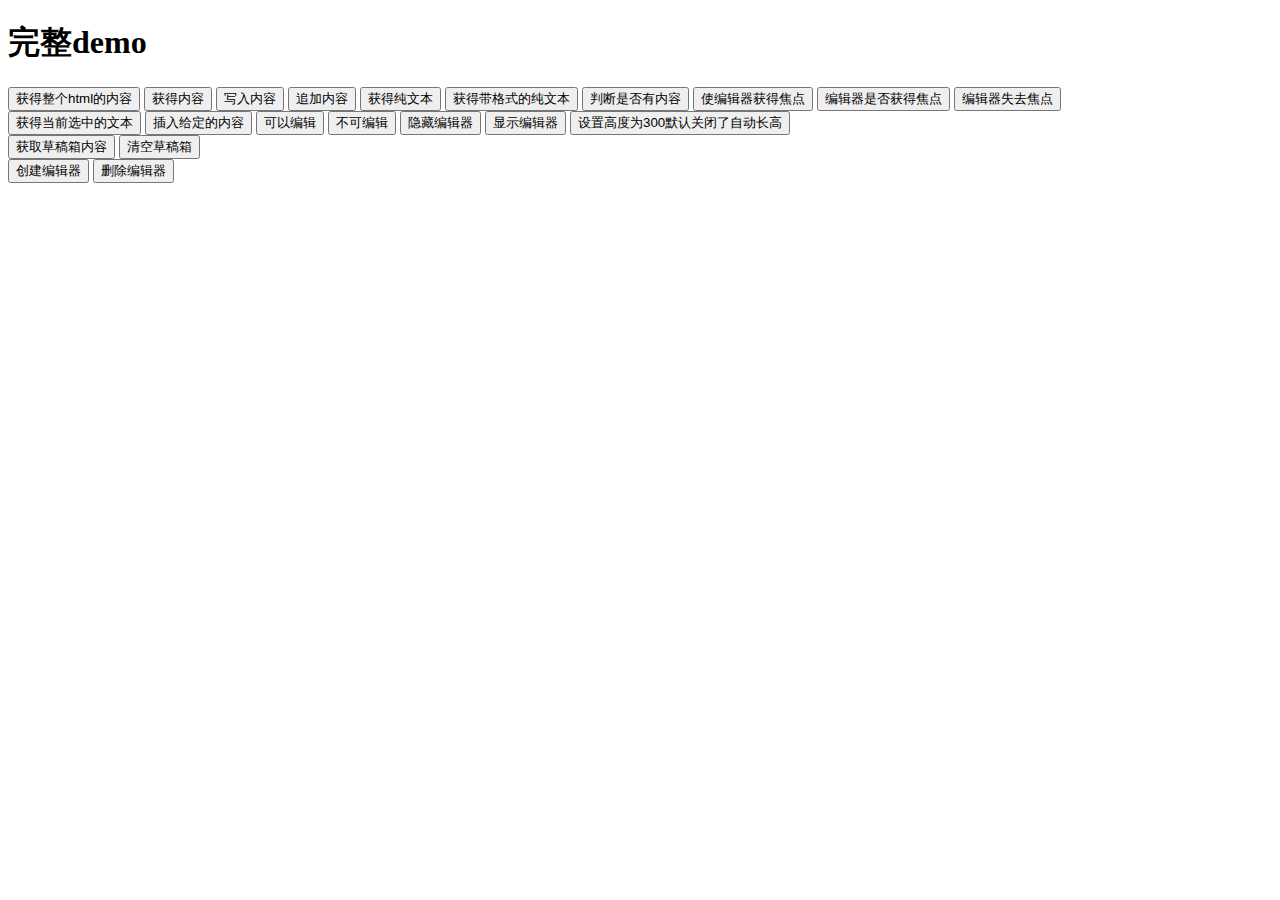
<file: src/main/resources/static/lib/ueditor/index.html>
<!DOCTYPE HTML PUBLIC "-//W3C//DTD HTML 4.01 Transitional//EN"
        "http://www.w3.org/TR/html4/loose.dtd">
<html>
<head>
    <title>完整demo</title>
    <meta http-equiv="Content-Type" content="text/html;charset=utf-8"/>
    <script type="text/javascript" charset="utf-8" src="ueditor.config.js"></script>
    <script type="text/javascript" charset="utf-8" src="ueditor.all.min.js"> </script>
    <!--建议手动加在语言，避免在ie下有时因为加载语言失败导致编辑器加载失败-->
    <!--这里加载的语言文件会覆盖你在配置项目里添加的语言类型，比如你在配置项目里配置的是英文，这里加载的中文，那最后就是中文-->
    <script type="text/javascript" charset="utf-8" src="lang/zh-cn/zh-cn.js"></script>

    <style type="text/css">
        div{
            width:100%;
        }
    </style>
</head>
<body>
<div>
    <h1>完整demo</h1>
    <script id="editor" type="text/plain" style="width:1024px;height:500px;"></script>
</div>
<div id="btns">
    <div>
        <button onclick="getAllHtml()">获得整个html的内容</button>
        <button onclick="getContent()">获得内容</button>
        <button onclick="setContent()">写入内容</button>
        <button onclick="setContent(true)">追加内容</button>
        <button onclick="getContentTxt()">获得纯文本</button>
        <button onclick="getPlainTxt()">获得带格式的纯文本</button>
        <button onclick="hasContent()">判断是否有内容</button>
        <button onclick="setFocus()">使编辑器获得焦点</button>
        <button onmousedown="isFocus(event)">编辑器是否获得焦点</button>
        <button onmousedown="setblur(event)" >编辑器失去焦点</button>

    </div>
    <div>
        <button onclick="getText()">获得当前选中的文本</button>
        <button onclick="insertHtml()">插入给定的内容</button>
        <button id="enable" onclick="setEnabled()">可以编辑</button>
        <button onclick="setDisabled()">不可编辑</button>
        <button onclick=" UE.getEditor('editor').setHide()">隐藏编辑器</button>
        <button onclick=" UE.getEditor('editor').setShow()">显示编辑器</button>
        <button onclick=" UE.getEditor('editor').setHeight(300)">设置高度为300默认关闭了自动长高</button>
    </div>

    <div>
        <button onclick="getLocalData()" >获取草稿箱内容</button>
        <button onclick="clearLocalData()" >清空草稿箱</button>
    </div>

</div>
<div>
    <button onclick="createEditor()">
    创建编辑器</button>
    <button onclick="deleteEditor()">
    删除编辑器</button>
</div>

<script type="text/javascript">

    //实例化编辑器
    //建议使用工厂方法getEditor创建和引用编辑器实例，如果在某个闭包下引用该编辑器，直接调用UE.getEditor('editor')就能拿到相关的实例
    var ue = UE.getEditor('editor');


    function isFocus(e){
        alert(UE.getEditor('editor').isFocus());
        UE.dom.domUtils.preventDefault(e)
    }
    function setblur(e){
        UE.getEditor('editor').blur();
        UE.dom.domUtils.preventDefault(e)
    }
    function insertHtml() {
        var value = prompt('插入html代码', '');
        UE.getEditor('editor').execCommand('insertHtml', value)
    }
    function createEditor() {
        enableBtn();
        UE.getEditor('editor');
    }
    function getAllHtml() {
        alert(UE.getEditor('editor').getAllHtml())
    }
    function getContent() {
        var arr = [];
        arr.push("使用editor.getContent()方法可以获得编辑器的内容");
        arr.push("内容为：");
        arr.push(UE.getEditor('editor').getContent());
        alert(arr.join("\n"));
    }
    function getPlainTxt() {
        var arr = [];
        arr.push("使用editor.getPlainTxt()方法可以获得编辑器的带格式的纯文本内容");
        arr.push("内容为：");
        arr.push(UE.getEditor('editor').getPlainTxt());
        alert(arr.join('\n'))
    }
    function setContent(isAppendTo) {
        var arr = [];
        arr.push("使用editor.setContent('欢迎使用ueditor')方法可以设置编辑器的内容");
        UE.getEditor('editor').setContent('欢迎使用ueditor', isAppendTo);
        alert(arr.join("\n"));
    }
    function setDisabled() {
        UE.getEditor('editor').setDisabled('fullscreen');
        disableBtn("enable");
    }

    function setEnabled() {
        UE.getEditor('editor').setEnabled();
        enableBtn();
    }

    function getText() {
        //当你点击按钮时编辑区域已经失去了焦点，如果直接用getText将不会得到内容，所以要在选回来，然后取得内容
        var range = UE.getEditor('editor').selection.getRange();
        range.select();
        var txt = UE.getEditor('editor').selection.getText();
        alert(txt)
    }

    function getContentTxt() {
        var arr = [];
        arr.push("使用editor.getContentTxt()方法可以获得编辑器的纯文本内容");
        arr.push("编辑器的纯文本内容为：");
        arr.push(UE.getEditor('editor').getContentTxt());
        alert(arr.join("\n"));
    }
    function hasContent() {
        var arr = [];
        arr.push("使用editor.hasContents()方法判断编辑器里是否有内容");
        arr.push("判断结果为：");
        arr.push(UE.getEditor('editor').hasContents());
        alert(arr.join("\n"));
    }
    function setFocus() {
        UE.getEditor('editor').focus();
    }
    function deleteEditor() {
        disableBtn();
        UE.getEditor('editor').destroy();
    }
    function disableBtn(str) {
        var div = document.getElementById('btns');
        var btns = UE.dom.domUtils.getElementsByTagName(div, "button");
        for (var i = 0, btn; btn = btns[i++];) {
            if (btn.id == str) {
                UE.dom.domUtils.removeAttributes(btn, ["disabled"]);
            } else {
                btn.setAttribute("disabled", "true");
            }
        }
    }
    function enableBtn() {
        var div = document.getElementById('btns');
        var btns = UE.dom.domUtils.getElementsByTagName(div, "button");
        for (var i = 0, btn; btn = btns[i++];) {
            UE.dom.domUtils.removeAttributes(btn, ["disabled"]);
        }
    }

    function getLocalData () {
        alert(UE.getEditor('editor').execCommand( "getlocaldata" ));
    }

    function clearLocalData () {
        UE.getEditor('editor').execCommand( "clearlocaldata" );
        alert("已清空草稿箱")
    }
</script>
</body>
</html>
</file>
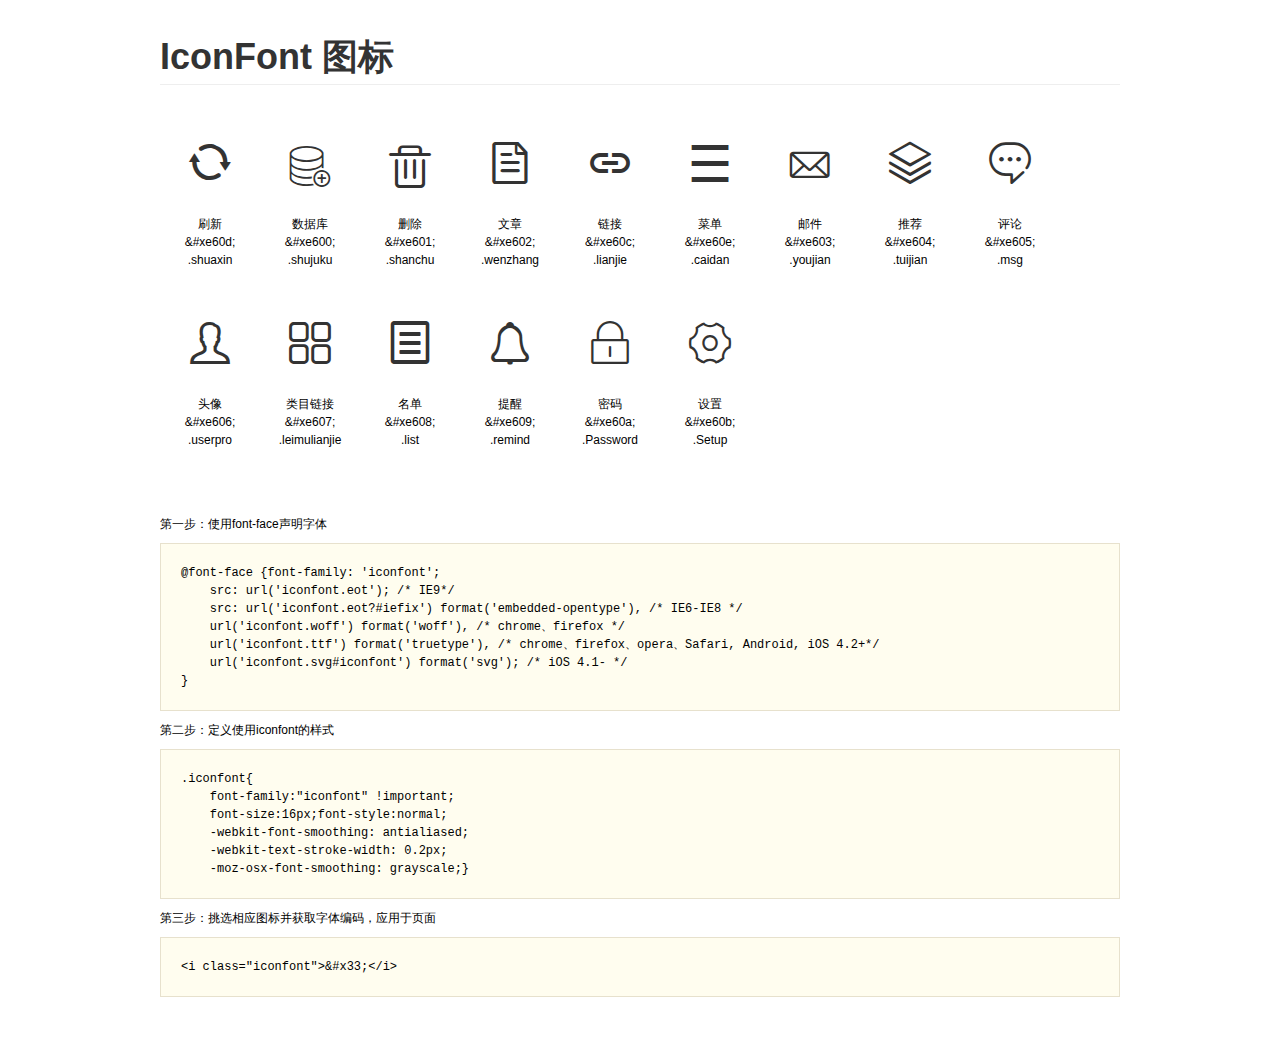
<file: src/main/resources/static/fonts/demo.html>
<!DOCTYPE html>
<html>
<head>
    <meta charset="utf-8"/>
    <title>IconFont</title>
    <link rel="stylesheet" href="demo.css">
    <link rel="stylesheet" href="iconfont.css">
</head>
<body>
    <div class="main">
        <h1>IconFont 图标</h1>
        <ul class="icon_lists clear">
            
                <li>
                <i class="icon iconfont">&#xe60d;</i>
                    <div class="name">刷新</div>
                    <div class="code">&amp;#xe60d;</div>
                    <div class="fontclass">.shuaxin</div>
                </li>
            
                <li>
                <i class="icon iconfont">&#xe600;</i>
                    <div class="name">数据库</div>
                    <div class="code">&amp;#xe600;</div>
                    <div class="fontclass">.shujuku</div>
                </li>
            
                <li>
                <i class="icon iconfont">&#xe601;</i>
                    <div class="name">删除</div>
                    <div class="code">&amp;#xe601;</div>
                    <div class="fontclass">.shanchu</div>
                </li>
            
                <li>
                <i class="icon iconfont">&#xe602;</i>
                    <div class="name">文章</div>
                    <div class="code">&amp;#xe602;</div>
                    <div class="fontclass">.wenzhang</div>
                </li>
            
                <li>
                <i class="icon iconfont">&#xe60c;</i>
                    <div class="name">链接</div>
                    <div class="code">&amp;#xe60c;</div>
                    <div class="fontclass">.lianjie</div>
                </li>
            
                <li>
                <i class="icon iconfont">&#xe60e;</i>
                    <div class="name">菜单</div>
                    <div class="code">&amp;#xe60e;</div>
                    <div class="fontclass">.caidan</div>
                </li>
            
                <li>
                <i class="icon iconfont">&#xe603;</i>
                    <div class="name">邮件</div>
                    <div class="code">&amp;#xe603;</div>
                    <div class="fontclass">.youjian</div>
                </li>
            
                <li>
                <i class="icon iconfont">&#xe604;</i>
                    <div class="name">推荐</div>
                    <div class="code">&amp;#xe604;</div>
                    <div class="fontclass">.tuijian</div>
                </li>
            
                <li>
                <i class="icon iconfont">&#xe605;</i>
                    <div class="name">评论 </div>
                    <div class="code">&amp;#xe605;</div>
                    <div class="fontclass">.msg</div>
                </li>
            
                <li>
                <i class="icon iconfont">&#xe606;</i>
                    <div class="name">头像</div>
                    <div class="code">&amp;#xe606;</div>
                    <div class="fontclass">.userpro</div>
                </li>
            
                <li>
                <i class="icon iconfont">&#xe607;</i>
                    <div class="name">类目链接</div>
                    <div class="code">&amp;#xe607;</div>
                    <div class="fontclass">.leimulianjie</div>
                </li>
            
                <li>
                <i class="icon iconfont">&#xe608;</i>
                    <div class="name">名单</div>
                    <div class="code">&amp;#xe608;</div>
                    <div class="fontclass">.list</div>
                </li>
            
                <li>
                <i class="icon iconfont">&#xe609;</i>
                    <div class="name">提醒</div>
                    <div class="code">&amp;#xe609;</div>
                    <div class="fontclass">.remind</div>
                </li>
            
                <li>
                <i class="icon iconfont">&#xe60a;</i>
                    <div class="name">密码</div>
                    <div class="code">&amp;#xe60a;</div>
                    <div class="fontclass">.Password</div>
                </li>
            
                <li>
                <i class="icon iconfont">&#xe60b;</i>
                    <div class="name">设置</div>
                    <div class="code">&amp;#xe60b;</div>
                    <div class="fontclass">.Setup</div>
                </li>
            
        </ul>


        <div class="helps">
            第一步：使用font-face声明字体
            <pre>
@font-face {font-family: 'iconfont';
    src: url('iconfont.eot'); /* IE9*/
    src: url('iconfont.eot?#iefix') format('embedded-opentype'), /* IE6-IE8 */
    url('iconfont.woff') format('woff'), /* chrome、firefox */
    url('iconfont.ttf') format('truetype'), /* chrome、firefox、opera、Safari, Android, iOS 4.2+*/
    url('iconfont.svg#iconfont') format('svg'); /* iOS 4.1- */
}
</pre>
第二步：定义使用iconfont的样式
            <pre>
.iconfont{
    font-family:"iconfont" !important;
    font-size:16px;font-style:normal;
    -webkit-font-smoothing: antialiased;
    -webkit-text-stroke-width: 0.2px;
    -moz-osx-font-smoothing: grayscale;}
</pre>
第三步：挑选相应图标并获取字体编码，应用于页面
<pre>
&lt;i class="iconfont"&gt;&amp;#x33;&lt;/i&gt;
</pre>
        </div>

    </div>
</body>
</html>
</file>
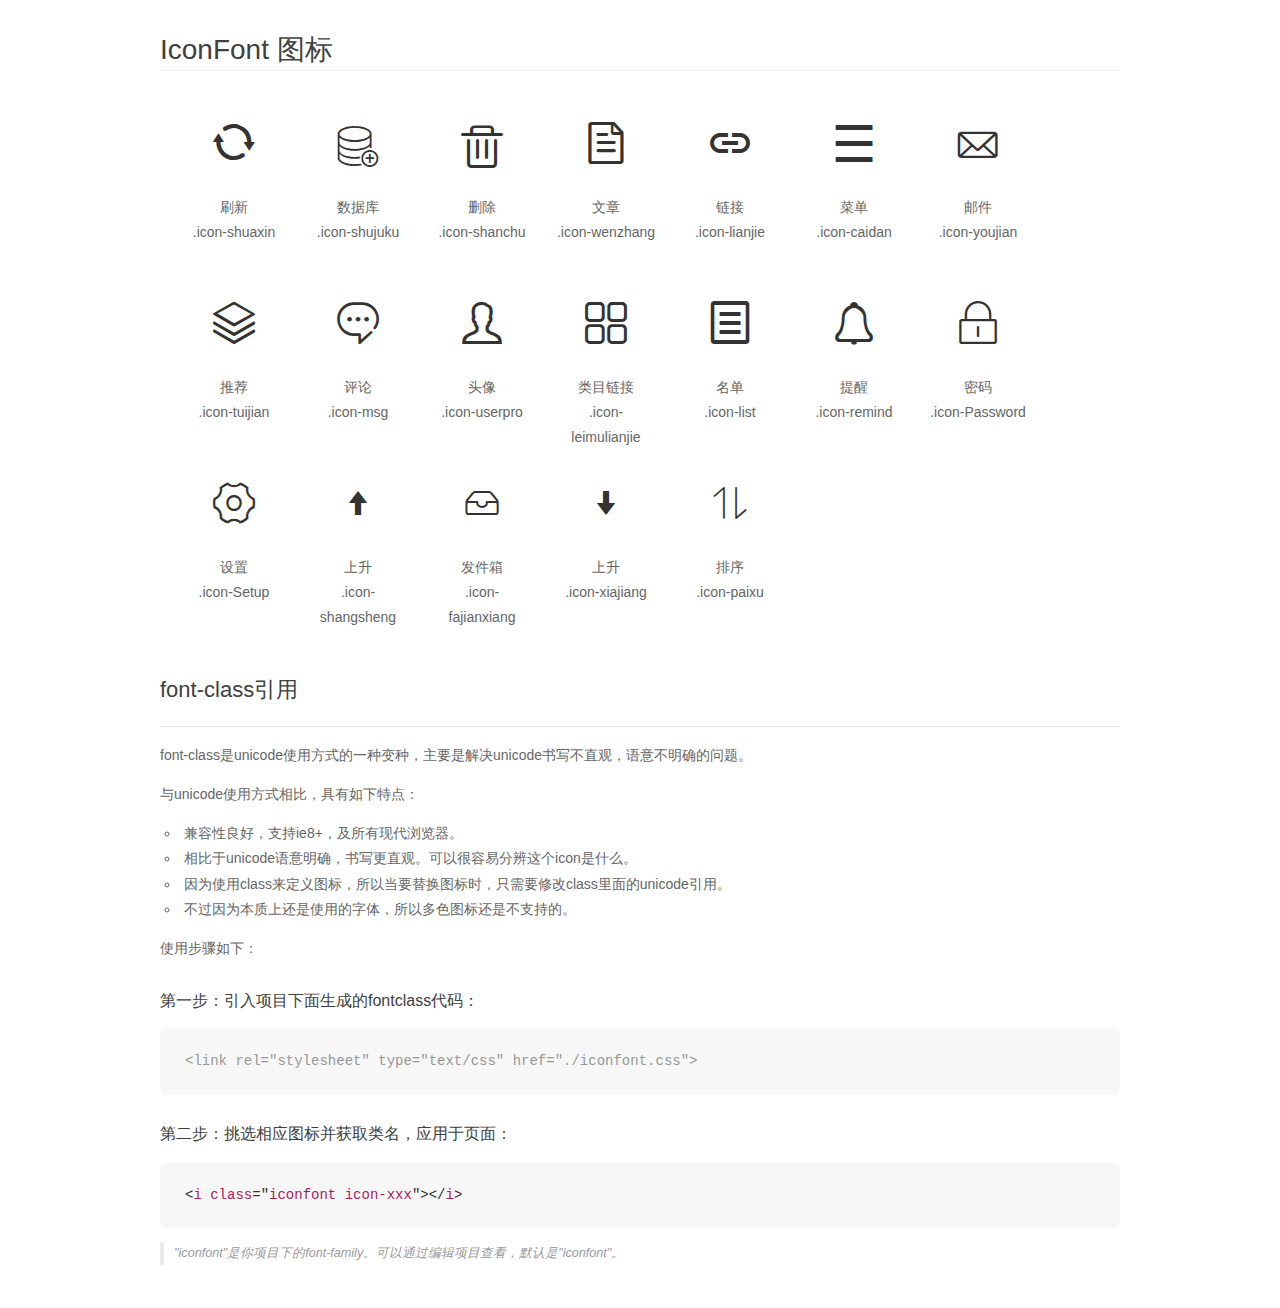
<file: src/main/resources/static/fonts/demo_fontclass.html>
<!DOCTYPE html>
<html>
<head>
    <meta charset="utf-8"/>
    <title>IconFont</title>
    <link rel="stylesheet" href="demo.css">
    <link rel="stylesheet" href="iconfont.css">
</head>
<body>
    <div class="main markdown">
        <h1>IconFont 图标</h1>
        <ul class="icon_lists clear">
            
                <li>
                <i class="icon iconfont icon-shuaxin"></i>
                    <div class="name">刷新</div>
                    <div class="fontclass">.icon-shuaxin</div>
                </li>
            
                <li>
                <i class="icon iconfont icon-shujuku"></i>
                    <div class="name">数据库</div>
                    <div class="fontclass">.icon-shujuku</div>
                </li>
            
                <li>
                <i class="icon iconfont icon-shanchu"></i>
                    <div class="name">删除</div>
                    <div class="fontclass">.icon-shanchu</div>
                </li>
            
                <li>
                <i class="icon iconfont icon-wenzhang"></i>
                    <div class="name">文章</div>
                    <div class="fontclass">.icon-wenzhang</div>
                </li>
            
                <li>
                <i class="icon iconfont icon-lianjie"></i>
                    <div class="name">链接</div>
                    <div class="fontclass">.icon-lianjie</div>
                </li>
            
                <li>
                <i class="icon iconfont icon-caidan"></i>
                    <div class="name">菜单</div>
                    <div class="fontclass">.icon-caidan</div>
                </li>
            
                <li>
                <i class="icon iconfont icon-youjian"></i>
                    <div class="name">邮件</div>
                    <div class="fontclass">.icon-youjian</div>
                </li>
            
                <li>
                <i class="icon iconfont icon-tuijian"></i>
                    <div class="name">推荐</div>
                    <div class="fontclass">.icon-tuijian</div>
                </li>
            
                <li>
                <i class="icon iconfont icon-msg"></i>
                    <div class="name">评论 </div>
                    <div class="fontclass">.icon-msg</div>
                </li>
            
                <li>
                <i class="icon iconfont icon-userpro"></i>
                    <div class="name">头像</div>
                    <div class="fontclass">.icon-userpro</div>
                </li>
            
                <li>
                <i class="icon iconfont icon-leimulianjie"></i>
                    <div class="name">类目链接</div>
                    <div class="fontclass">.icon-leimulianjie</div>
                </li>
            
                <li>
                <i class="icon iconfont icon-list"></i>
                    <div class="name">名单</div>
                    <div class="fontclass">.icon-list</div>
                </li>
            
                <li>
                <i class="icon iconfont icon-remind"></i>
                    <div class="name">提醒</div>
                    <div class="fontclass">.icon-remind</div>
                </li>
            
                <li>
                <i class="icon iconfont icon-Password"></i>
                    <div class="name">密码</div>
                    <div class="fontclass">.icon-Password</div>
                </li>
            
                <li>
                <i class="icon iconfont icon-Setup"></i>
                    <div class="name">设置</div>
                    <div class="fontclass">.icon-Setup</div>
                </li>
            
                <li>
                <i class="icon iconfont icon-shangsheng"></i>
                    <div class="name">上升</div>
                    <div class="fontclass">.icon-shangsheng</div>
                </li>
            
                <li>
                <i class="icon iconfont icon-fajianxiang"></i>
                    <div class="name">发件箱</div>
                    <div class="fontclass">.icon-fajianxiang</div>
                </li>
            
                <li>
                <i class="icon iconfont icon-xiajiang"></i>
                    <div class="name">上升</div>
                    <div class="fontclass">.icon-xiajiang</div>
                </li>
            
                <li>
                <i class="icon iconfont icon-paixu"></i>
                    <div class="name">排序</div>
                    <div class="fontclass">.icon-paixu</div>
                </li>
            
        </ul>

        <h2 id="font-class-">font-class引用</h2>
        <hr>

        <p>font-class是unicode使用方式的一种变种，主要是解决unicode书写不直观，语意不明确的问题。</p>
        <p>与unicode使用方式相比，具有如下特点：</p>
        <ul>
        <li>兼容性良好，支持ie8+，及所有现代浏览器。</li>
        <li>相比于unicode语意明确，书写更直观。可以很容易分辨这个icon是什么。</li>
        <li>因为使用class来定义图标，所以当要替换图标时，只需要修改class里面的unicode引用。</li>
        <li>不过因为本质上还是使用的字体，所以多色图标还是不支持的。</li>
        </ul>
        <p>使用步骤如下：</p>
        <h3 id="-fontclass-">第一步：引入项目下面生成的fontclass代码：</h3>


        <pre><code class="lang-js hljs javascript"><span class="hljs-comment">&lt;link rel="stylesheet" type="text/css" href="./iconfont.css"&gt;</span></code></pre>
        <h3 id="-">第二步：挑选相应图标并获取类名，应用于页面：</h3>
        <pre><code class="lang-css hljs">&lt;<span class="hljs-selector-tag">i</span> <span class="hljs-selector-tag">class</span>="<span class="hljs-selector-tag">iconfont</span> <span class="hljs-selector-tag">icon-xxx</span>"&gt;&lt;/<span class="hljs-selector-tag">i</span>&gt;</code></pre>
        <blockquote>
        <p>"iconfont"是你项目下的font-family。可以通过编辑项目查看，默认是"iconfont"。</p>
        </blockquote>
    </div>
</body>
</html>
</file>
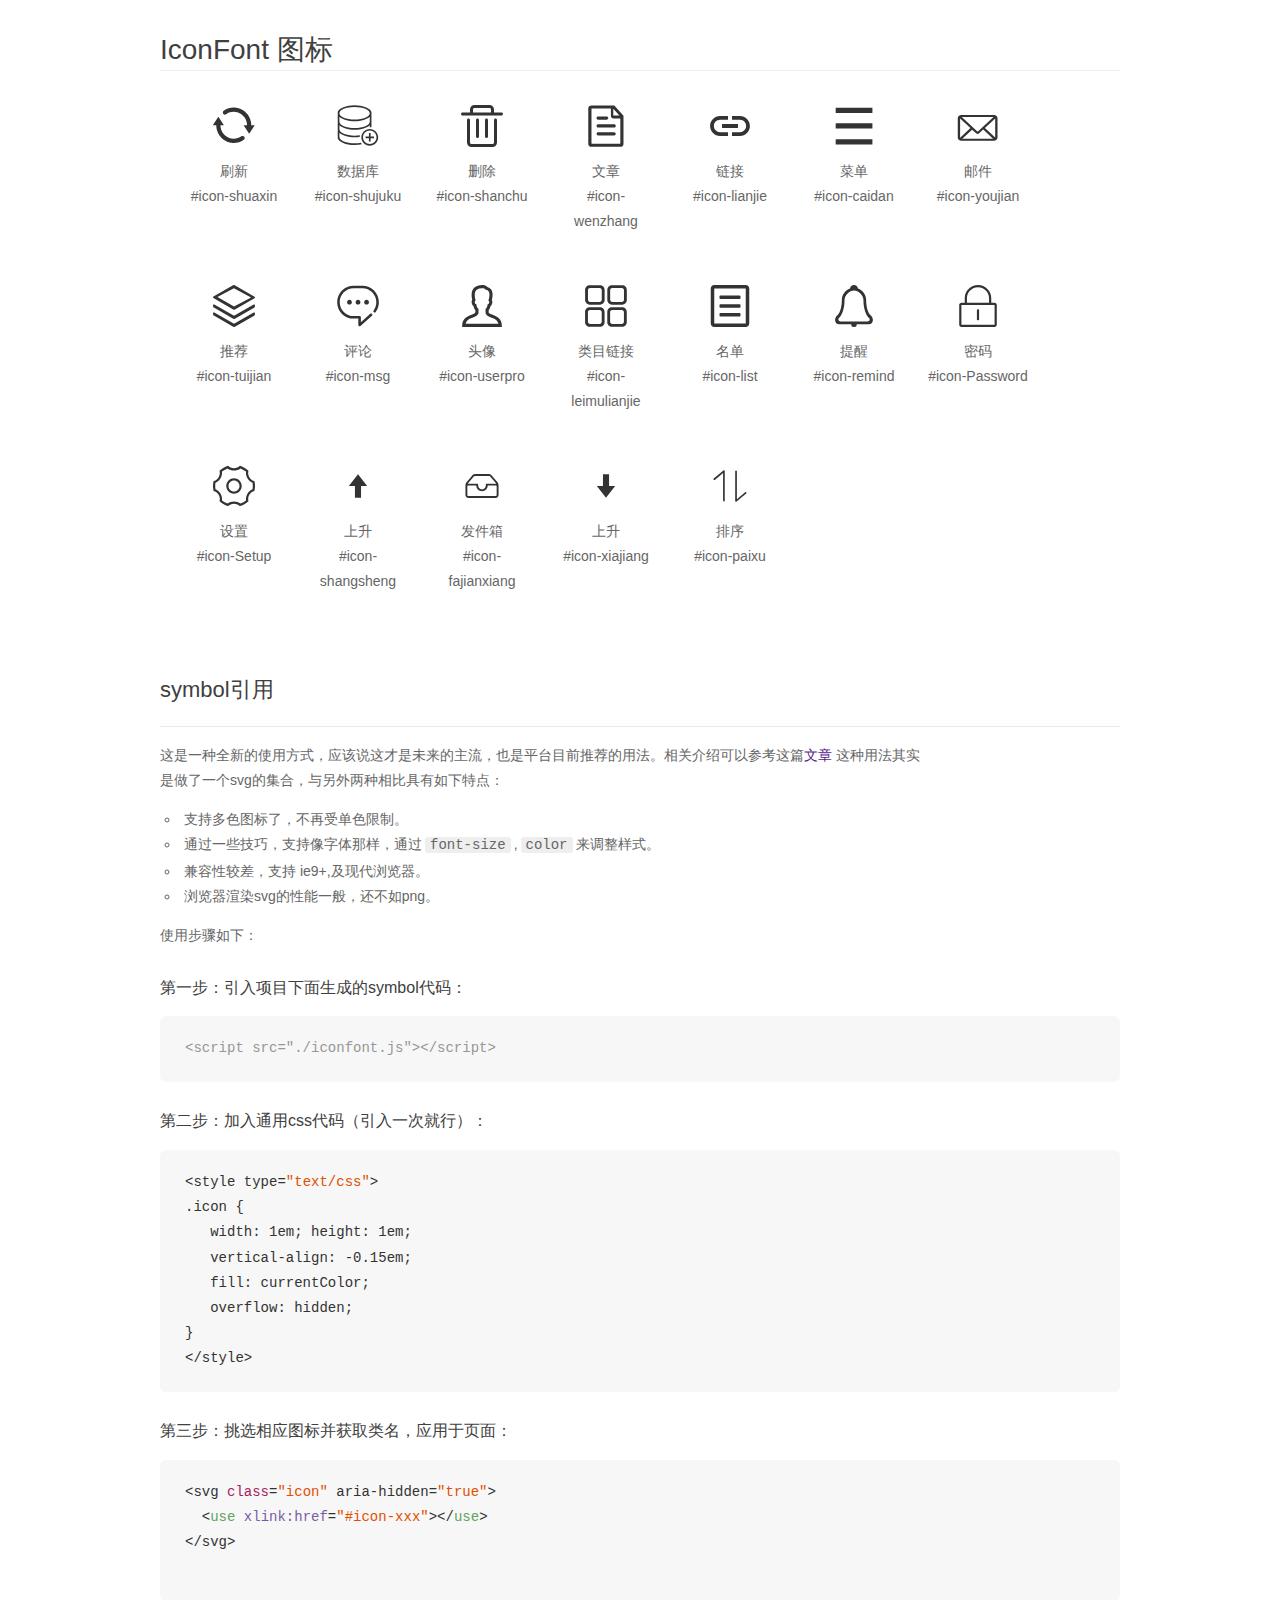
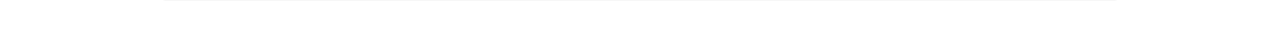
<file: src/main/resources/static/fonts/demo_symbol.html>
<!DOCTYPE html>
<html>
<head>
    <meta charset="utf-8"/>
    <title>IconFont</title>
    <link rel="stylesheet" href="demo.css">
    <script src="iconfont.js"></script>

    <style type="text/css">
        .icon {
          /* 通过设置 font-size 来改变图标大小 */
          width: 1em; height: 1em;
          /* 图标和文字相邻时，垂直对齐 */
          vertical-align: -0.15em;
          /* 通过设置 color 来改变 SVG 的颜色/fill */
          fill: currentColor;
          /* path 和 stroke 溢出 viewBox 部分在 IE 下会显示
             normalize.css 中也包含这行 */
          overflow: hidden;
        }

    </style>
</head>
<body>
    <div class="main markdown">
        <h1>IconFont 图标</h1>
        <ul class="icon_lists clear">
            
                <li>
                    <svg class="icon" aria-hidden="true">
                        <use xlink:href="#icon-shuaxin"></use>
                    </svg>
                    <div class="name">刷新</div>
                    <div class="fontclass">#icon-shuaxin</div>
                </li>
            
                <li>
                    <svg class="icon" aria-hidden="true">
                        <use xlink:href="#icon-shujuku"></use>
                    </svg>
                    <div class="name">数据库</div>
                    <div class="fontclass">#icon-shujuku</div>
                </li>
            
                <li>
                    <svg class="icon" aria-hidden="true">
                        <use xlink:href="#icon-shanchu"></use>
                    </svg>
                    <div class="name">删除</div>
                    <div class="fontclass">#icon-shanchu</div>
                </li>
            
                <li>
                    <svg class="icon" aria-hidden="true">
                        <use xlink:href="#icon-wenzhang"></use>
                    </svg>
                    <div class="name">文章</div>
                    <div class="fontclass">#icon-wenzhang</div>
                </li>
            
                <li>
                    <svg class="icon" aria-hidden="true">
                        <use xlink:href="#icon-lianjie"></use>
                    </svg>
                    <div class="name">链接</div>
                    <div class="fontclass">#icon-lianjie</div>
                </li>
            
                <li>
                    <svg class="icon" aria-hidden="true">
                        <use xlink:href="#icon-caidan"></use>
                    </svg>
                    <div class="name">菜单</div>
                    <div class="fontclass">#icon-caidan</div>
                </li>
            
                <li>
                    <svg class="icon" aria-hidden="true">
                        <use xlink:href="#icon-youjian"></use>
                    </svg>
                    <div class="name">邮件</div>
                    <div class="fontclass">#icon-youjian</div>
                </li>
            
                <li>
                    <svg class="icon" aria-hidden="true">
                        <use xlink:href="#icon-tuijian"></use>
                    </svg>
                    <div class="name">推荐</div>
                    <div class="fontclass">#icon-tuijian</div>
                </li>
            
                <li>
                    <svg class="icon" aria-hidden="true">
                        <use xlink:href="#icon-msg"></use>
                    </svg>
                    <div class="name">评论 </div>
                    <div class="fontclass">#icon-msg</div>
                </li>
            
                <li>
                    <svg class="icon" aria-hidden="true">
                        <use xlink:href="#icon-userpro"></use>
                    </svg>
                    <div class="name">头像</div>
                    <div class="fontclass">#icon-userpro</div>
                </li>
            
                <li>
                    <svg class="icon" aria-hidden="true">
                        <use xlink:href="#icon-leimulianjie"></use>
                    </svg>
                    <div class="name">类目链接</div>
                    <div class="fontclass">#icon-leimulianjie</div>
                </li>
            
                <li>
                    <svg class="icon" aria-hidden="true">
                        <use xlink:href="#icon-list"></use>
                    </svg>
                    <div class="name">名单</div>
                    <div class="fontclass">#icon-list</div>
                </li>
            
                <li>
                    <svg class="icon" aria-hidden="true">
                        <use xlink:href="#icon-remind"></use>
                    </svg>
                    <div class="name">提醒</div>
                    <div class="fontclass">#icon-remind</div>
                </li>
            
                <li>
                    <svg class="icon" aria-hidden="true">
                        <use xlink:href="#icon-Password"></use>
                    </svg>
                    <div class="name">密码</div>
                    <div class="fontclass">#icon-Password</div>
                </li>
            
                <li>
                    <svg class="icon" aria-hidden="true">
                        <use xlink:href="#icon-Setup"></use>
                    </svg>
                    <div class="name">设置</div>
                    <div class="fontclass">#icon-Setup</div>
                </li>
            
                <li>
                    <svg class="icon" aria-hidden="true">
                        <use xlink:href="#icon-shangsheng"></use>
                    </svg>
                    <div class="name">上升</div>
                    <div class="fontclass">#icon-shangsheng</div>
                </li>
            
                <li>
                    <svg class="icon" aria-hidden="true">
                        <use xlink:href="#icon-fajianxiang"></use>
                    </svg>
                    <div class="name">发件箱</div>
                    <div class="fontclass">#icon-fajianxiang</div>
                </li>
            
                <li>
                    <svg class="icon" aria-hidden="true">
                        <use xlink:href="#icon-xiajiang"></use>
                    </svg>
                    <div class="name">上升</div>
                    <div class="fontclass">#icon-xiajiang</div>
                </li>
            
                <li>
                    <svg class="icon" aria-hidden="true">
                        <use xlink:href="#icon-paixu"></use>
                    </svg>
                    <div class="name">排序</div>
                    <div class="fontclass">#icon-paixu</div>
                </li>
            
        </ul>


        <h2 id="symbol-">symbol引用</h2>
        <hr>

        <p>这是一种全新的使用方式，应该说这才是未来的主流，也是平台目前推荐的用法。相关介绍可以参考这篇<a href="">文章</a>
        这种用法其实是做了一个svg的集合，与另外两种相比具有如下特点：</p>
        <ul>
          <li>支持多色图标了，不再受单色限制。</li>
          <li>通过一些技巧，支持像字体那样，通过<code>font-size</code>,<code>color</code>来调整样式。</li>
          <li>兼容性较差，支持 ie9+,及现代浏览器。</li>
          <li>浏览器渲染svg的性能一般，还不如png。</li>
        </ul>
        <p>使用步骤如下：</p>
        <h3 id="-symbol-">第一步：引入项目下面生成的symbol代码：</h3>
        <pre><code class="lang-js hljs javascript"><span class="hljs-comment">&lt;script src="./iconfont.js"&gt;&lt;/script&gt;</span></code></pre>
        <h3 id="-css-">第二步：加入通用css代码（引入一次就行）：</h3>
        <pre><code class="lang-js hljs javascript">&lt;style type=<span class="hljs-string">"text/css"</span>&gt;
.icon {
   width: <span class="hljs-number">1</span>em; height: <span class="hljs-number">1</span>em;
   vertical-align: <span class="hljs-number">-0.15</span>em;
   fill: currentColor;
   overflow: hidden;
}
&lt;<span class="hljs-regexp">/style&gt;</span></code></pre>
        <h3 id="-">第三步：挑选相应图标并获取类名，应用于页面：</h3>
        <pre><code class="lang-js hljs javascript">&lt;svg <span class="hljs-class"><span class="hljs-keyword">class</span></span>=<span class="hljs-string">"icon"</span> aria-hidden=<span class="hljs-string">"true"</span>&gt;<span class="xml"><span class="hljs-tag">
  &lt;<span class="hljs-name">use</span> <span class="hljs-attr">xlink:href</span>=<span class="hljs-string">"#icon-xxx"</span>&gt;</span><span class="hljs-tag">&lt;/<span class="hljs-name">use</span>&gt;</span>
</span>&lt;<span class="hljs-regexp">/svg&gt;
        </span></code></pre>
    </div>
</body>
</html>
</file>
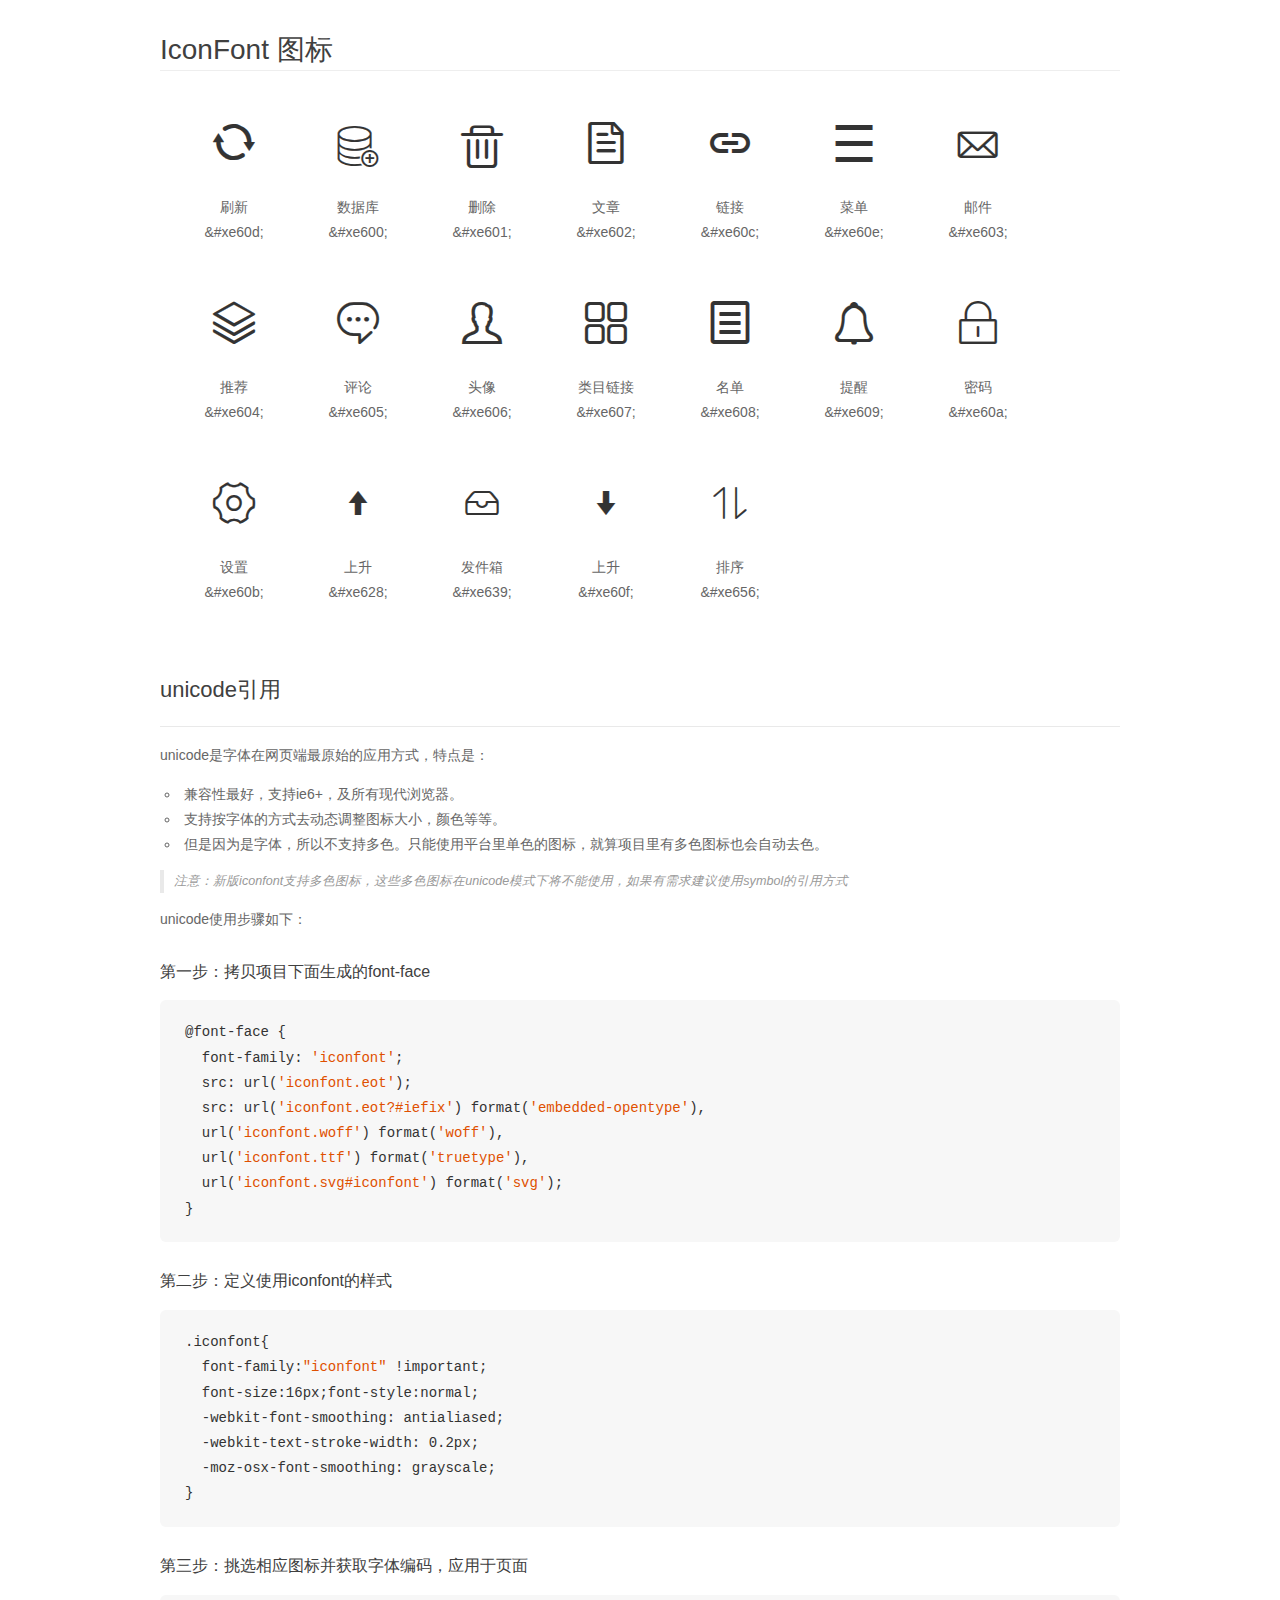
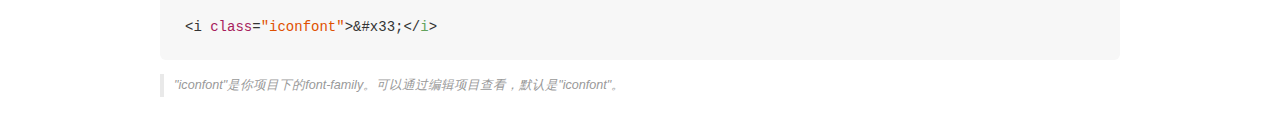
<file: src/main/resources/static/fonts/demo_unicode.html>
<!DOCTYPE html>
<html>
<head>
    <meta charset="utf-8"/>
    <title>IconFont</title>
    <link rel="stylesheet" href="demo.css">

    <style type="text/css">

        @font-face {font-family: "iconfont";
          src: url('iconfont.eot'); /* IE9*/
          src: url('iconfont.eot#iefix') format('embedded-opentype'), /* IE6-IE8 */
          url('iconfont.woff') format('woff'), /* chrome, firefox */
          url('iconfont.ttf') format('truetype'), /* chrome, firefox, opera, Safari, Android, iOS 4.2+*/
          url('iconfont.svg#iconfont') format('svg'); /* iOS 4.1- */
        }

        .iconfont {
          font-family:"iconfont" !important;
          font-size:16px;
          font-style:normal;
          -webkit-font-smoothing: antialiased;
          -webkit-text-stroke-width: 0.2px;
          -moz-osx-font-smoothing: grayscale;
        }

    </style>
</head>
<body>
    <div class="main markdown">
        <h1>IconFont 图标</h1>
        <ul class="icon_lists clear">
            
                <li>
                <i class="icon iconfont">&#xe60d;</i>
                    <div class="name">刷新</div>
                    <div class="code">&amp;#xe60d;</div>
                </li>
            
                <li>
                <i class="icon iconfont">&#xe600;</i>
                    <div class="name">数据库</div>
                    <div class="code">&amp;#xe600;</div>
                </li>
            
                <li>
                <i class="icon iconfont">&#xe601;</i>
                    <div class="name">删除</div>
                    <div class="code">&amp;#xe601;</div>
                </li>
            
                <li>
                <i class="icon iconfont">&#xe602;</i>
                    <div class="name">文章</div>
                    <div class="code">&amp;#xe602;</div>
                </li>
            
                <li>
                <i class="icon iconfont">&#xe60c;</i>
                    <div class="name">链接</div>
                    <div class="code">&amp;#xe60c;</div>
                </li>
            
                <li>
                <i class="icon iconfont">&#xe60e;</i>
                    <div class="name">菜单</div>
                    <div class="code">&amp;#xe60e;</div>
                </li>
            
                <li>
                <i class="icon iconfont">&#xe603;</i>
                    <div class="name">邮件</div>
                    <div class="code">&amp;#xe603;</div>
                </li>
            
                <li>
                <i class="icon iconfont">&#xe604;</i>
                    <div class="name">推荐</div>
                    <div class="code">&amp;#xe604;</div>
                </li>
            
                <li>
                <i class="icon iconfont">&#xe605;</i>
                    <div class="name">评论 </div>
                    <div class="code">&amp;#xe605;</div>
                </li>
            
                <li>
                <i class="icon iconfont">&#xe606;</i>
                    <div class="name">头像</div>
                    <div class="code">&amp;#xe606;</div>
                </li>
            
                <li>
                <i class="icon iconfont">&#xe607;</i>
                    <div class="name">类目链接</div>
                    <div class="code">&amp;#xe607;</div>
                </li>
            
                <li>
                <i class="icon iconfont">&#xe608;</i>
                    <div class="name">名单</div>
                    <div class="code">&amp;#xe608;</div>
                </li>
            
                <li>
                <i class="icon iconfont">&#xe609;</i>
                    <div class="name">提醒</div>
                    <div class="code">&amp;#xe609;</div>
                </li>
            
                <li>
                <i class="icon iconfont">&#xe60a;</i>
                    <div class="name">密码</div>
                    <div class="code">&amp;#xe60a;</div>
                </li>
            
                <li>
                <i class="icon iconfont">&#xe60b;</i>
                    <div class="name">设置</div>
                    <div class="code">&amp;#xe60b;</div>
                </li>
            
                <li>
                <i class="icon iconfont">&#xe628;</i>
                    <div class="name">上升</div>
                    <div class="code">&amp;#xe628;</div>
                </li>
            
                <li>
                <i class="icon iconfont">&#xe639;</i>
                    <div class="name">发件箱</div>
                    <div class="code">&amp;#xe639;</div>
                </li>
            
                <li>
                <i class="icon iconfont">&#xe60f;</i>
                    <div class="name">上升</div>
                    <div class="code">&amp;#xe60f;</div>
                </li>
            
                <li>
                <i class="icon iconfont">&#xe656;</i>
                    <div class="name">排序</div>
                    <div class="code">&amp;#xe656;</div>
                </li>
            
        </ul>
        <h2 id="unicode-">unicode引用</h2>
        <hr>

        <p>unicode是字体在网页端最原始的应用方式，特点是：</p>
        <ul>
        <li>兼容性最好，支持ie6+，及所有现代浏览器。</li>
        <li>支持按字体的方式去动态调整图标大小，颜色等等。</li>
        <li>但是因为是字体，所以不支持多色。只能使用平台里单色的图标，就算项目里有多色图标也会自动去色。</li>
        </ul>
        <blockquote>
        <p>注意：新版iconfont支持多色图标，这些多色图标在unicode模式下将不能使用，如果有需求建议使用symbol的引用方式</p>
        </blockquote>
        <p>unicode使用步骤如下：</p>
        <h3 id="-font-face">第一步：拷贝项目下面生成的font-face</h3>
        <pre><code class="lang-js hljs javascript">@font-face {
  font-family: <span class="hljs-string">'iconfont'</span>;
  src: url(<span class="hljs-string">'iconfont.eot'</span>);
  src: url(<span class="hljs-string">'iconfont.eot?#iefix'</span>) format(<span class="hljs-string">'embedded-opentype'</span>),
  url(<span class="hljs-string">'iconfont.woff'</span>) format(<span class="hljs-string">'woff'</span>),
  url(<span class="hljs-string">'iconfont.ttf'</span>) format(<span class="hljs-string">'truetype'</span>),
  url(<span class="hljs-string">'iconfont.svg#iconfont'</span>) format(<span class="hljs-string">'svg'</span>);
}
</code></pre>
        <h3 id="-iconfont-">第二步：定义使用iconfont的样式</h3>
        <pre><code class="lang-js hljs javascript">.iconfont{
  font-family:<span class="hljs-string">"iconfont"</span> !important;
  font-size:<span class="hljs-number">16</span>px;font-style:normal;
  -webkit-font-smoothing: antialiased;
  -webkit-text-stroke-width: <span class="hljs-number">0.2</span>px;
  -moz-osx-font-smoothing: grayscale;
}
</code></pre>
        <h3 id="-">第三步：挑选相应图标并获取字体编码，应用于页面</h3>
        <pre><code class="lang-js hljs javascript">&lt;i <span class="hljs-class"><span class="hljs-keyword">class</span></span>=<span class="hljs-string">"iconfont"</span>&gt;&amp;#x33;<span class="xml"><span class="hljs-tag">&lt;/<span class="hljs-name">i</span>&gt;</span></span></code></pre>

        <blockquote>
        <p>"iconfont"是你项目下的font-family。可以通过编辑项目查看，默认是"iconfont"。</p>
        </blockquote>
    </div>


</body>
</html>
</file>
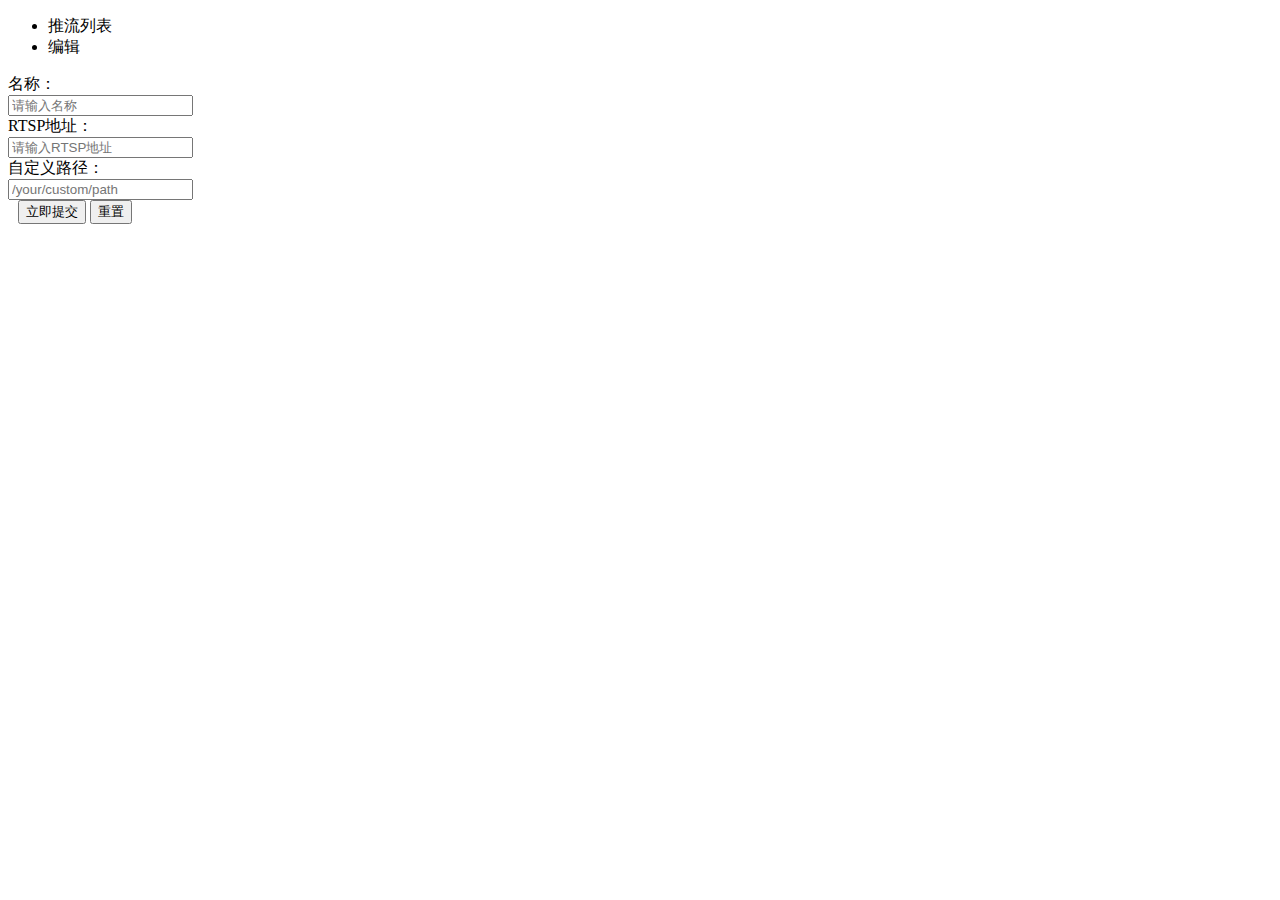
<file: src/main/resources/templates/stream/addPush.html>
<!DOCTYPE html>
<html xmlns:th="http://www.thymeleaf.org" xmlns:layout="http://www.ultraq.net.nz/web/thymeleaf/layout"
      layout:decorate="~{layout}">

<div layout:fragment="content">
    <div class="page-content-wrap clearfix">
        <form class="layui-form">
            <div class="layui-tab">
                <ul class="layui-tab-title">
                    <li><a th:href="@{index}">推流列表</a></li>
                    <li class="layui-this">编辑</li>
                </ul>
                <div class="layui-tab-content">
                    <div class="layui-tab-item"></div>
                    <div class="layui-tab-item layui-show">
                        <input type="hidden" name="id" th:value="${data?.id}">
                        <div class="layui-form-item">
                            <label class="layui-form-label required">名称：</label>
                            <div class="layui-input-block">
                                <input type="text" name="name" required lay-verify="required"
                                       placeholder="请输入名称" autocomplete="off" class="layui-input"
                                       th:value="${data?.name}">
                            </div>
                        </div>
                        <div class="layui-form-item">
                            <label class="layui-form-label required">RTSP地址：</label>
                            <div class="layui-input-block">
                                <input type="text" name="rtsp" required lay-verify="required"
                                       placeholder="请输入RTSP地址" autocomplete="off" class="layui-input"
                                       th:value="${data?.rtsp}">
                            </div>
                        </div>
                        <div class="layui-form-item">
                            <label class="layui-form-label">自定义路径：</label>
                            <div class="layui-input-inline" style="width:80%">
                                <input type="text" name="path"
                                       placeholder="/your/custom/path" autocomplete="off" class="layui-input"
                                       th:value="${data?.path}">

                            </div>
                        </div>
                    </div>
                    <div class="layui-tab-item">
                    </div>
                </div>
                <div class="layui-form-item" style="padding-left: 10px;">
                    <div class="layui-input-block">
                        <button class="layui-btn layui-btn-normal" lay-submit lay-filter="formDemo">立即提交</button>
                        <button type="reset" class="layui-btn layui-btn-primary">重置</button>
                    </div>
                </div>
            </div>
        </form>
    </div>
    <script type="text/javascript">
        layui.use(['form', 'jquery', 'laydate', 'layer', 'laypage', 'dialog', 'element', 'upload', 'md5'], function () {
            var form = layui.form,
                layer = layui.layer,
                $ = layui.jquery;

            form.on('submit(formDemo)', function (data) {
                var params = $(data.form).serializeJson()
                $.post('[[@{doAddPush}]]', JSON.stringify(params), function (res) {
                    if (res && res.errCode == 0) {
                        window.location.href = '[[@{index}]]';
                    } else {
                        layer.alert(res.errMsg, {icon: 2})
                        return false;
                    }
                });

                return false;
            });
        });
    </script>
</div>
</file>
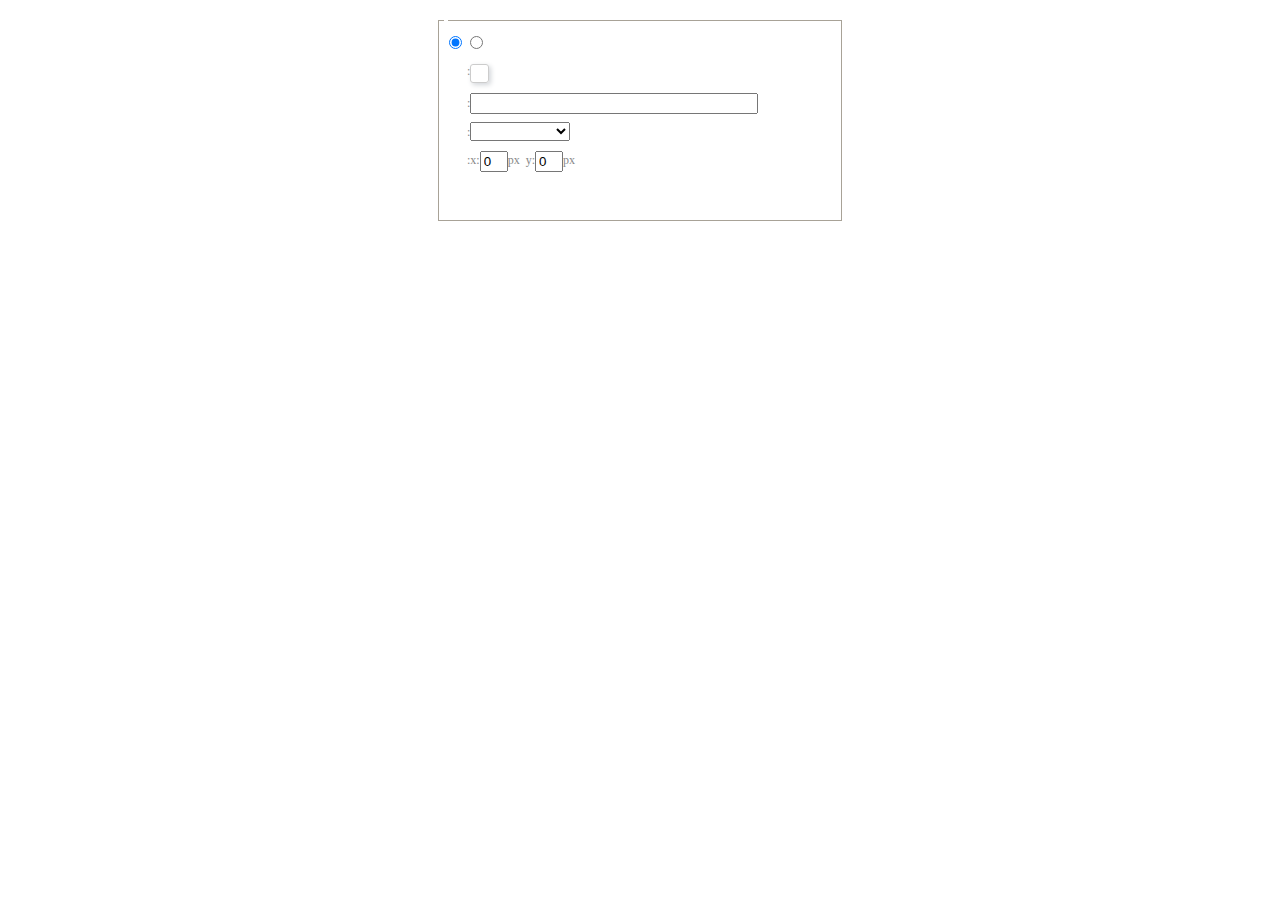
<file: src/main/resources/static/lib/ueditor/dialogs/background/background.html>
<!DOCTYPE HTML>
<html>
<head>
    <meta http-equiv="Content-Type" content="text/html;charset=utf-8"/>
    <script type="text/javascript" src="../internal.js"></script>
    <link rel="stylesheet" type="text/css" href="background.css">
</head>
<body>
    <div id="bg_container" class="wrapper">
        <div id="tabHeads" class="tabhead">
            <span class="focus" data-content-id="normal"><var id="lang_background_normal"></var></span>
            <span class="" data-content-id="imgManager"><var id="lang_background_local"></var></span>
        </div>
        <div id="tabBodys" class="tabbody">
            <div id="normal" class="panel focus">
                <fieldset class="bgarea">
                    <legend><var id="lang_background_set"></var></legend>
                    <div class="content">
                        <div>
                            <label><input id="nocolorRadio" class="iptradio" type="radio" name="t" value="none" checked="checked"><var id="lang_background_none"></var></label>
                            <label><input id="coloredRadio" class="iptradio" type="radio" name="t" value="color"><var id="lang_background_colored"></var></label>
                        </div>
                        <div class="wrapcolor pl">
                            <div class="color">
                                <var id="lang_background_color"></var>:
                            </div>
                            <div id="colorPicker"></div>
                            <div class="clear"></div>
                        </div>
                        <div class="wrapcolor pl">
                            <label><var id="lang_background_netimg"></var>:</label><input class="txt" type="text" id="url">
                        </div>
                        <div id="alignment" class="alignment">
                            <var id="lang_background_align"></var>:<select id="repeatType">
                                <option value="center"></option>
                                <option value="repeat-x"></option>
                                <option value="repeat-y"></option>
                                <option value="repeat"></option>
                                <option value="self"></option>
                            </select>
                        </div>
                        <div id="custom" >
                            <var id="lang_background_position"></var>:x:<input type="text" size="1" id="x" maxlength="4" value="0">px&nbsp;&nbsp;y:<input type="text" size="1" id="y" maxlength="4" value="0">px
                        </div>
                    </div>
                </fieldset>

            </div>
            <div id="imgManager" class="panel">
                <div id="imageList" style=""></div>
            </div>
        </div>
    </div>
    <script type="text/javascript" src="background.js"></script>
</body>
</html>
</file>
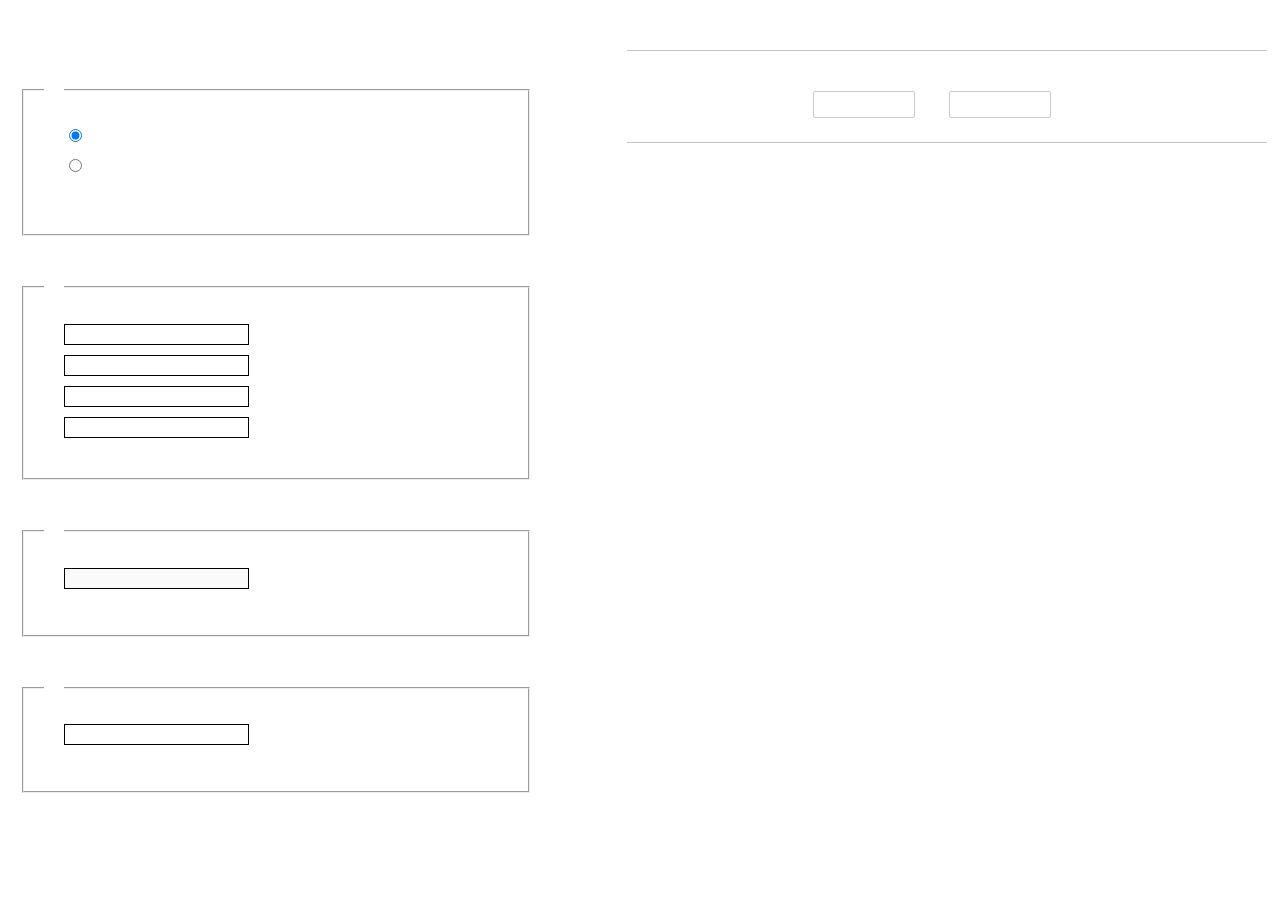
<file: src/main/resources/static/lib/ueditor/dialogs/charts/charts.html>
<!DOCTYPE html>
<html>
    <head>
        <title>chart</title>
        <meta chartset="utf-8">
        <link rel="stylesheet" type="text/css" href="charts.css">
        <script type="text/javascript" src="../internal.js"></script>
    </head>
    <body>
        <div class="main">
            <div class="table-view">
                <h3><var id="lang_data_source"></var></h3>
                <div id="tableContainer" class="table-container"></div>
                <h3><var id="lang_chart_format"></var></h3>
                <form name="data-form">
                    <div class="charts-format">
                        <fieldset>
                            <legend><var id="lang_data_align"></var></legend>
                            <div class="format-item-container">
                                <label>
                                    <input type="radio" class="format-ctrl not-pie-item" name="charts-format" value="1" checked="checked">
                                    <var id="lang_chart_align_same"></var>
                                </label>
                                <label>
                                    <input type="radio" class="format-ctrl not-pie-item" name="charts-format" value="-1">
                                    <var id="lang_chart_align_reverse"></var>
                                </label>
                                <br>
                            </div>
                        </fieldset>
                        <fieldset>
                            <legend><var id="lang_chart_title"></var></legend>
                            <div class="format-item-container">
                                <label>
                                    <var id="lang_chart_main_title"></var><input type="text" name="title" class="data-item">
                                </label>
                                <label>
                                    <var id="lang_chart_sub_title"></var><input type="text" name="sub-title" class="data-item not-pie-item">
                                </label>
                                <label>
                                    <var id="lang_chart_x_title"></var><input type="text" name="x-title" class="data-item not-pie-item">
                                </label>
                                <label>
                                    <var id="lang_chart_y_title"></var><input type="text" name="y-title" class="data-item not-pie-item">
                                </label>
                            </div>
                        </fieldset>
                        <fieldset>
                            <legend><var id="lang_chart_tip"></var></legend>
                            <div class="format-item-container">
                                <label>
                                    <var id="lang_cahrt_tip_prefix"></var>
                                    <input type="text" id="tipInput" name="tip" class="data-item" disabled="disabled">
                                </label>
                                <p><var id="lang_cahrt_tip_description"></var></p>
                            </div>
                        </fieldset>
                        <fieldset>
                            <legend><var id="lang_chart_data_unit"></var></legend>
                            <div class="format-item-container">
                                <label><var id="lang_chart_data_unit_title"></var><input type="text" name="unit" class="data-item"></label>
                                <p><var id="lang_chart_data_unit_description"></var></p>
                            </div>
                        </fieldset>
                    </div>
                </form>
            </div>
            <div class="charts-view">
                <div id="chartsContainer" class="charts-container"></div>
                <div id="chartsType" class="charts-type">
                    <h3><var id="lang_chart_type"></var></h3>
                    <div class="scroll-view">
                        <div class="scroll-container">
                            <div id="scrollBed" class="scroll-bed"></div>
                        </div>
                        <div id="buttonContainer" class="button-container">
                            <a href="#" data-title="prev"><var id="lang_prev_btn"></var></a>
                            <a href="#" data-title="next"><var id="lang_next_btn"></var></a>
                        </div>
                    </div>
                </div>
            </div>
        </div>
        <script src="../../third-party/jquery-1.10.2.min.js"></script>
        <script src="../../third-party/highcharts/highcharts.js"></script>
        <script src="chart.config.js"></script>
        <script src="charts.js"></script>
    </body>
</html>
</file>
<file: src/main/resources/static/fonts/iconfont.css>
@font-face {font-family: "iconfont";
  src: url('iconfont.eot?t=1490337422326'); /* IE9*/
  src: url('iconfont.eot?t=1490337422326#iefix') format('embedded-opentype'), /* IE6-IE8 */
  url('iconfont.woff?t=1490337422326') format('woff'), /* chrome, firefox */
  url('iconfont.ttf?t=1490337422326') format('truetype'), /* chrome, firefox, opera, Safari, Android, iOS 4.2+*/
  url('iconfont.svg?t=1490337422326#iconfont') format('svg'); /* iOS 4.1- */
}

.iconfont {
  font-family:"iconfont" !important;
  font-size:16px;
  font-style:normal;
  -webkit-font-smoothing: antialiased;
  -moz-osx-font-smoothing: grayscale;
}

.icon-shuaxin:before { content: "\e60d"; }

.icon-shujuku:before { content: "\e600"; }

.icon-shanchu:before { content: "\e601"; }

.icon-wenzhang:before { content: "\e602"; }

.icon-lianjie:before { content: "\e60c"; }

.icon-caidan:before { content: "\e60e"; }

.icon-youjian:before { content: "\e603"; }

.icon-tuijian:before { content: "\e604"; }

.icon-msg:before { content: "\e605"; }

.icon-userpro:before { content: "\e606"; }

.icon-leimulianjie:before { content: "\e607"; }

.icon-list:before { content: "\e608"; }

.icon-remind:before { content: "\e609"; }

.icon-Password:before { content: "\e60a"; }

.icon-Setup:before { content: "\e60b"; }

.icon-shangsheng:before { content: "\e628"; }

.icon-fajianxiang:before { content: "\e639"; }

.icon-xiajiang:before { content: "\e60f"; }

.icon-paixu:before { content: "\e656"; }
</file>
<file: src/main/resources/static/lib/ueditor/dialogs/background/background.css>
.wrapper{ width: 424px;margin: 10px auto; zoom:1;position: relative}
.tabbody{height:225px;}
.tabbody .panel { position: absolute;width:100%; height:100%;background: #fff; display: none;}
.tabbody .focus { display: block;}

body{font-size: 12px;color: #888;overflow: hidden;}
input,label{vertical-align:middle}
.clear{clear: both;}
.pl{padding-left: 18px;padding-left: 23px\9;}

#imageList {width: 420px;height: 215px;margin-top: 10px;overflow: hidden;overflow-y: auto;}
#imageList div {float: left;width: 100px;height: 95px;margin: 5px 10px;}
#imageList img {cursor: pointer;border: 2px solid white;}

.bgarea{margin: 10px;padding: 5px;height: 84%;border: 1px solid #A8A297;}
.content div{margin: 10px 0 10px 5px;}
.content .iptradio{margin: 0px 5px 5px 0px;}
.txt{width:280px;}

.wrapcolor{height: 19px;}
div.color{float: left;margin: 0;}
#colorPicker{width: 17px;height: 17px;border: 1px solid #CCC;display: inline-block;border-radius: 3px;box-shadow: 2px 2px 5px #D3D6DA;margin: 0;float: left;}
div.alignment,#custom{margin-left: 23px;margin-left: 28px\9;}
#custom input{height: 15px;min-height: 15px;width:20px;}
#repeatType{width:100px;}


/* 图片管理样式 */
#imgManager {
    width: 100%;
    height: 225px;
}
#imgManager #imageList{
    width: 100%;
    overflow-x: hidden;
    overflow-y: auto;
}
#imgManager ul {
    display: block;
    list-style: none;
    margin: 0;
    padding: 0;
}
#imgManager li {
    float: left;
    display: block;
    list-style: none;
    padding: 0;
    width: 113px;
    height: 113px;
    margin: 9px 0 0 19px;
    background-color: #eee;
    overflow: hidden;
    cursor: pointer;
    position: relative;
}
#imgManager li.clearFloat {
    float: none;
    clear: both;
    display: block;
    width:0;
    height:0;
    margin: 0;
    padding: 0;
}
#imgManager li img {
    cursor: pointer;
}
#imgManager li .icon {
    cursor: pointer;
    width: 113px;
    height: 113px;
    position: absolute;
    top: 0;
    left: 0;
    z-index: 2;
    border: 0;
    background-repeat: no-repeat;
}
#imgManager li .icon:hover {
    width: 107px;
    height: 107px;
    border: 3px solid #1094fa;
}
#imgManager li.selected .icon {
    background-image: url(images/success.png);
    background-position: 75px 75px;
}
#imgManager li.selected .icon:hover {
    width: 107px;
    height: 107px;
    border: 3px solid #1094fa;
    background-position: 72px 72px;
}
</file>
<file: src/main/resources/static/lib/ueditor/dialogs/charts/charts.css>
html, body {
    width: 100%;
    height: 100%;
    margin: 0;
    padding: 0;
    overflow-x: hidden;
}

.main {
    width: 100%;
    overflow: hidden;
}

.table-view {
    height: 100%;
    float: left;
    margin: 20px;
    width: 40%;
}

.table-view .table-container {
    width: 100%;
    margin-bottom: 50px;
    overflow: scroll;
}

.table-view th {
    padding: 5px 10px;
    background-color: #F7F7F7;
}

.table-view td {
    width: 50px;
    text-align: center;
    padding:0;
}

.table-container input {
    width: 40px;
    padding: 5px;
    border: none;
    outline: none;
}

.table-view caption {
    font-size: 18px;
    text-align: left;
}

.charts-view {
    /*margin-left: 49%!important;*/
    width: 50%;
    margin-left: 49%;
    height: 400px;
}

.charts-container {
    border-left: 1px solid #c3c3c3;
}

.charts-format fieldset {
    padding-left: 20px;
    margin-bottom: 50px;
}

.charts-format legend {
    padding-left: 10px;
    padding-right: 10px;
}

.format-item-container {
    padding: 20px;
}

.format-item-container label {
    display: block;
    margin: 10px 0;
}

.charts-format .data-item {
    border: 1px solid black;
    outline: none;
    padding: 2px 3px;
}

/* 图表类型 */

.charts-type {
    margin-top: 50px;
    height: 300px;
}

.scroll-view {
    border: 1px solid #c3c3c3;
    border-left: none;
    border-right: none;
    overflow: hidden;
}

.scroll-container {
    margin: 20px;
    width: 100%;
    overflow: hidden;
}

.scroll-bed {
    width: 10000px;
    _margin-top: 20px;
    -webkit-transition: margin-left .5s ease;
    -moz-transition: margin-left .5s ease;
    transition: margin-left .5s ease;
}

.view-box {
    display: inline-block;
    *display: inline;
    *zoom: 1;
    margin-right: 20px;
    border: 2px solid white;
    line-height: 0;
    overflow: hidden;
    cursor: pointer;
}

.view-box img {
    border: 1px solid #cecece;
}

.view-box.selected {
    border-color: #7274A7;
}

.button-container {
    margin-bottom: 20px;
    text-align: center;
}

.button-container a {
    display: inline-block;
    width: 100px;
    height: 25px;
    line-height: 25px;
    border: 1px solid #c2ccd1;
    margin-right: 30px;
    text-decoration: none;
    color: black;
    -webkit-border-radius: 2px;
    -moz-border-radius: 2px;
    border-radius: 2px;
}

.button-container a:HOVER {
    background: #fcfcfc;
}

.button-container a:ACTIVE {
    border-top-color: #c2ccd1;
    box-shadow:inset 0 5px 4px -4px rgba(49, 49, 64, 0.1);
}

.edui-charts-not-data {
    height: 100px;
    line-height: 100px;
    text-align: center;
}
</file>
<file: src/main/resources/static/fonts/demo.css>
*{margin: 0;padding: 0;list-style: none;}
/*
KISSY CSS Reset
理念：1. reset 的目的不是清除浏览器的默认样式，这仅是部分工作。清除和重置是紧密不可分的。
2. reset 的目的不是让默认样式在所有浏览器下一致，而是减少默认样式有可能带来的问题。
3. reset 期望提供一套普适通用的基础样式。但没有银弹，推荐根据具体需求，裁剪和修改后再使用。
特色：1. 适应中文；2. 基于最新主流浏览器。
维护：玉伯<lifesinger@gmail.com>, 正淳<ragecarrier@gmail.com>
 */

/** 清除内外边距 **/
body, h1, h2, h3, h4, h5, h6, hr, p, blockquote, /* structural elements 结构元素 */
dl, dt, dd, ul, ol, li, /* list elements 列表元素 */
pre, /* text formatting elements 文本格式元素 */
form, fieldset, legend, button, input, textarea, /* form elements 表单元素 */
th, td /* table elements 表格元素 */ {
  margin: 0;
  padding: 0;
}

/** 设置默认字体 **/
body,
button, input, select, textarea /* for ie */ {
  font: 12px/1.5 tahoma, arial, \5b8b\4f53, sans-serif;
}
h1, h2, h3, h4, h5, h6 { font-size: 100%; }
address, cite, dfn, em, var { font-style: normal; } /* 将斜体扶正 */
code, kbd, pre, samp { font-family: courier new, courier, monospace; } /* 统一等宽字体 */
small { font-size: 12px; } /* 小于 12px 的中文很难阅读，让 small 正常化 */

/** 重置列表元素 **/
ul, ol { list-style: none; }

/** 重置文本格式元素 **/
a { text-decoration: none; }
a:hover { text-decoration: underline; }


/** 重置表单元素 **/
legend { color: #000; } /* for ie6 */
fieldset, img { border: 0; } /* img 搭车：让链接里的 img 无边框 */
button, input, select, textarea { font-size: 100%; } /* 使得表单元素在 ie 下能继承字体大小 */
/* 注：optgroup 无法扶正 */

/** 重置表格元素 **/
table { border-collapse: collapse; border-spacing: 0; }

/* 清除浮动 */
.ks-clear:after, .clear:after {
  content: '\20';
  display: block;
  height: 0;
  clear: both;
}
.ks-clear, .clear {
  *zoom: 1;
}

.main {
  padding: 30px 100px;
width: 960px;
margin: 0 auto;
}
.main h1{font-size:36px; color:#333; text-align:left;margin-bottom:30px; border-bottom: 1px solid #eee;}

.helps{margin-top:40px;}
.helps pre{
  padding:20px;
  margin:10px 0;
  border:solid 1px #e7e1cd;
  background-color: #fffdef;
  overflow: auto;
}

.icon_lists{
  width: 100% !important;

}

.icon_lists li{
  float:left;
  width: 100px;
  height:180px;
  text-align: center;
  list-style: none !important;
}
.icon_lists .icon{
  font-size: 42px;
  line-height: 100px;
  margin: 10px 0;
  color:#333;
  -webkit-transition: font-size 0.25s ease-out 0s;
  -moz-transition: font-size 0.25s ease-out 0s;
  transition: font-size 0.25s ease-out 0s;

}
.icon_lists .icon:hover{
  font-size: 100px;
}



.markdown {
  color: #666;
  font-size: 14px;
  line-height: 1.8;
}

.highlight {
  line-height: 1.5;
}

.markdown img {
  vertical-align: middle;
  max-width: 100%;
}

.markdown h1 {
  color: #404040;
  font-weight: 500;
  line-height: 40px;
  margin-bottom: 24px;
}

.markdown h2,
.markdown h3,
.markdown h4,
.markdown h5,
.markdown h6 {
  color: #404040;
  margin: 1.6em 0 0.6em 0;
  font-weight: 500;
  clear: both;
}

.markdown h1 {
  font-size: 28px;
}

.markdown h2 {
  font-size: 22px;
}

.markdown h3 {
  font-size: 16px;
}

.markdown h4 {
  font-size: 14px;
}

.markdown h5 {
  font-size: 12px;
}

.markdown h6 {
  font-size: 12px;
}

.markdown hr {
  height: 1px;
  border: 0;
  background: #e9e9e9;
  margin: 16px 0;
  clear: both;
}

.markdown p,
.markdown pre {
  margin: 1em 0;
}

.markdown > p,
.markdown > blockquote,
.markdown > .highlight,
.markdown > ol,
.markdown > ul {
  width: 80%;
}

.markdown ul > li {
  list-style: circle;
}

.markdown > ul li,
.markdown blockquote ul > li {
  margin-left: 20px;
  padding-left: 4px;
}

.markdown > ul li p,
.markdown > ol li p {
  margin: 0.6em 0;
}

.markdown ol > li {
  list-style: decimal;
}

.markdown > ol li,
.markdown blockquote ol > li {
  margin-left: 20px;
  padding-left: 4px;
}

.markdown code {
  margin: 0 3px;
  padding: 0 5px;
  background: #eee;
  border-radius: 3px;
}

.markdown pre {
  border-radius: 6px;
  background: #f7f7f7;
  padding: 20px;
}

.markdown pre code {
  border: none;
  background: #f7f7f7;
  margin: 0;
}

.markdown strong,
.markdown b {
  font-weight: 600;
}

.markdown > table {
  border-collapse: collapse;
  border-spacing: 0px;
  empty-cells: show;
  border: 1px solid #e9e9e9;
  width: 95%;
  margin-bottom: 24px;
}

.markdown > table th {
  white-space: nowrap;
  color: #333;
  font-weight: 600;

}

.markdown > table th,
.markdown > table td {
  border: 1px solid #e9e9e9;
  padding: 8px 16px;
  text-align: left;
}

.markdown > table th {
  background: #F7F7F7;
}

.markdown blockquote {
  font-size: 90%;
  color: #999;
  border-left: 4px solid #e9e9e9;
  padding-left: 0.8em;
  margin: 1em 0;
  font-style: italic;
}

.markdown blockquote p {
  margin: 0;
}

.markdown .anchor {
  opacity: 0;
  transition: opacity 0.3s ease;
  margin-left: 8px;
}

.markdown .waiting {
  color: #ccc;
}

.markdown h1:hover .anchor,
.markdown h2:hover .anchor,
.markdown h3:hover .anchor,
.markdown h4:hover .anchor,
.markdown h5:hover .anchor,
.markdown h6:hover .anchor {
  opacity: 1;
  display: inline-block;
}

.markdown > br,
.markdown > p > br {
  clear: both;
}


.hljs {
  display: block;
  background: white;
  padding: 0.5em;
  color: #333333;
  overflow-x: auto;
}

.hljs-comment,
.hljs-meta {
  color: #969896;
}

.hljs-string,
.hljs-variable,
.hljs-template-variable,
.hljs-strong,
.hljs-emphasis,
.hljs-quote {
  color: #df5000;
}

.hljs-keyword,
.hljs-selector-tag,
.hljs-type {
  color: #a71d5d;
}

.hljs-literal,
.hljs-symbol,
.hljs-bullet,
.hljs-attribute {
  color: #0086b3;
}

.hljs-section,
.hljs-name {
  color: #63a35c;
}

.hljs-tag {
  color: #333333;
}

.hljs-title,
.hljs-attr,
.hljs-selector-id,
.hljs-selector-class,
.hljs-selector-attr,
.hljs-selector-pseudo {
  color: #795da3;
}

.hljs-addition {
  color: #55a532;
  background-color: #eaffea;
}

.hljs-deletion {
  color: #bd2c00;
  background-color: #ffecec;
}

.hljs-link {
  text-decoration: underline;
}

pre{
  background: #fff;
}
</file>
